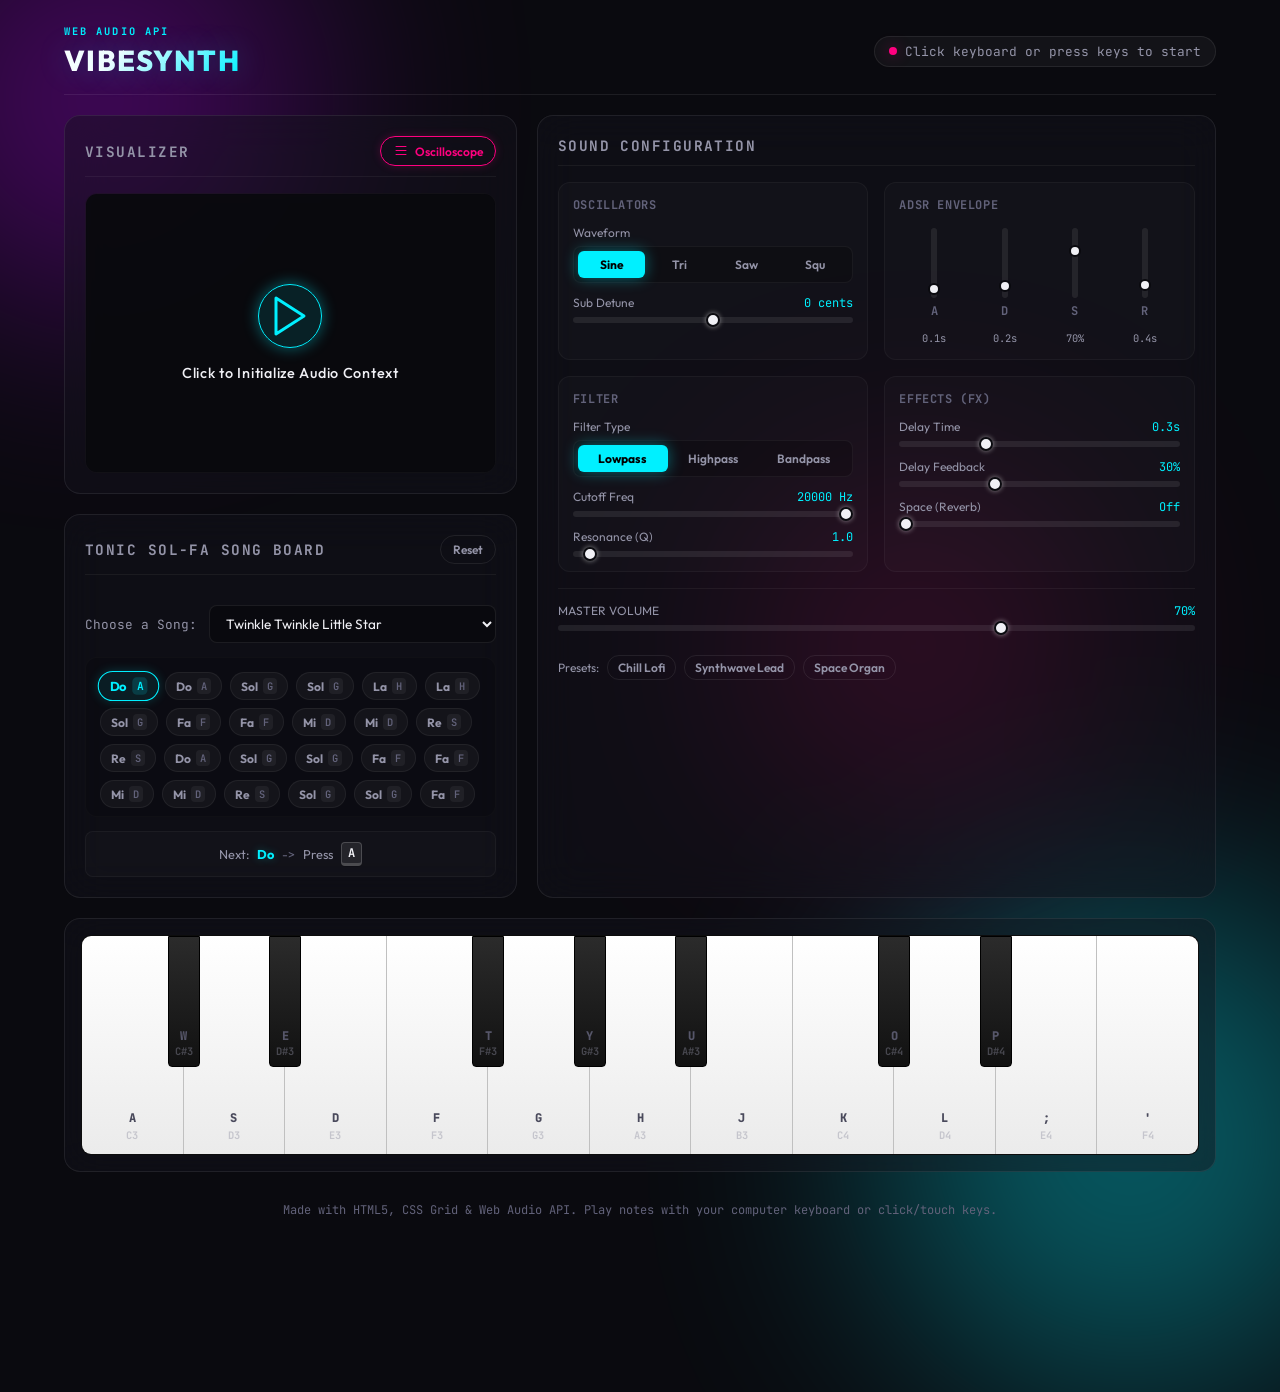
<file: index.html>
<!DOCTYPE html>
<html lang="en">
<head>
    <meta charset="UTF-8">
    <meta name="viewport" content="width=device-width, initial-scale=1.0">
    <title>VIBESYNTH - Premium Web Synthesizer & Visualizer</title>
    <meta name="description" content="A gorgeous, interactive glassmorphic web synthesizer and audio visualizer powered by the Web Audio API. Play, tweak settings, and vibe to the visuals.">
    
    <!-- Google Fonts -->
    <link rel="preconnect" href="https://fonts.googleapis.com">
    <link rel="preconnect" href="https://fonts.gstatic.com" crossorigin>
    <link href="https://fonts.googleapis.com/css2?family=Outfit:wght@300;400;600;800&family=JetBrains+Mono:wght@400;500;700&display=swap" rel="stylesheet">
    
    <!-- Stylesheet -->
    <link rel="stylesheet" href="style.css">
</head>
<body>
    <!-- Background glow elements for rich aesthetic atmosphere -->
    <div class="bg-glow bg-glow-1"></div>
    <div class="bg-glow bg-glow-2"></div>
    <div class="bg-glow bg-glow-3"></div>

    <div class="app-container">
        <!-- Header -->
        <header class="app-header">
            <div class="logo-area">
                <span class="logo-badge">WEB AUDIO API</span>
                <h1 class="logo-title">VIBESYNTH</h1>
            </div>
            <div class="header-status">
                <span class="status-indicator"></span>
                <span class="status-text" id="status-text">Click keyboard or press keys to start</span>
            </div>
        </header>

        <!-- Main Workspace -->
        <main class="synth-workspace">
            
            <div class="synth-left-col">
                <!-- Audio Visualizer Dashboard (Left) -->
                <section class="visualizer-panel glass-panel">
                    <div class="panel-header">
                        <h2>VISUALIZER</h2>
                        <div class="visualizer-controls">
                            <button id="btn-viz-mode" class="control-btn active" title="Switch Visualization Mode">
                                <svg xmlns="http://www.w3.org/2000/svg" width="16" height="16" fill="currentColor" viewBox="0 0 16 16">
                                    <path d="M2.5 11.5A.5.5 0 0 1 3 11h10a.5.5 0 0 1 0 1H3a.5.5 0 0 1-.5-.5zm0-4A.5.5 0 0 1 3 7h10a.5.5 0 0 1 0 1H3a.5.5 0 0 1-.5-.5zm0-4A.5.5 0 0 1 3 3h10a.5.5 0 0 1 0 1H3a.5.5 0 0 1-.5-.5z"/>
                                </svg>
                                <span id="viz-mode-label">Oscilloscope</span>
                            </button>
                        </div>
                    </div>
                    <div class="canvas-container">
                        <canvas id="visualizer-canvas"></canvas>
                        <div id="interaction-prompt" class="interaction-prompt">
                            <div class="play-icon-glow">
                                <svg xmlns="http://www.w3.org/2000/svg" width="48" height="48" viewBox="0 0 24 24" fill="none" stroke="currentColor" stroke-width="1.5" stroke-linecap="round" stroke-linejoin="round">
                                    <polygon points="5 3 19 12 5 21 5 3"></polygon>
                                </svg>
                            </div>
                            <p>Click to Initialize Audio Context</p>
                        </div>
                    </div>
                </section>

                <!-- Tonic Sol-fa Trainer Panel -->
                <section class="solfa-panel glass-panel">
                    <div class="panel-header">
                        <h2>TONIC SOL-FA SONG BOARD</h2>
                        <button id="btn-solfa-reset" class="control-btn" title="Reset Song Progress">
                            <span class="btn-text">Reset</span>
                        </button>
                    </div>
                    <div class="solfa-controls">
                        <label for="solfa-song-select">Choose a Song:</label>
                        <select id="solfa-song-select" class="custom-select">
                            <option value="twinkle">Twinkle Twinkle Little Star</option>
                            <option value="mary">Mary Had a Little Lamb</option>
                            <option value="do-re-mi">Do-Re-Mi (Sound of Music)</option>
                            <option value="ode">Ode to Joy</option>
                        </select>
                    </div>
                    <div class="solfa-song-display" id="solfa-song-display">
                        <!-- Notes will be dynamically populated here -->
                    </div>
                    <div class="solfa-hint-bar" id="solfa-hint-bar">
                        Next: <span id="next-solfa-hint" class="hint-solfa">-</span> <span class="hint-connector">-></span> Press <span id="next-key-hint" class="hint-key">-</span>
                    </div>
                </section>
            </div>

            <!-- Control Controls Panel (Right) -->
            <section class="synth-controls glass-panel">
                <div class="panel-header">
                    <h2>SOUND CONFIGURATION</h2>
                </div>

                <div class="control-grid">
                    <!-- OSCILLATOR SECTION -->
                    <div class="control-card">
                        <h3>OSCILLATORS</h3>
                        <div class="control-group">
                            <label>Waveform</label>
                            <div class="osc-selector">
                                <button class="osc-btn active" data-type="sine" title="Sine Wave">Sine</button>
                                <button class="osc-btn" data-type="triangle" title="Triangle Wave">Tri</button>
                                <button class="osc-btn" data-type="sawtooth" title="Sawtooth Wave">Saw</button>
                                <button class="osc-btn" data-type="square" title="Square Wave">Squ</button>
                            </div>
                        </div>
                        <div class="control-group">
                            <div class="slider-header">
                                <label for="slider-detune">Sub Detune</label>
                                <span id="val-detune" class="val-display">0 cents</span>
                            </div>
                            <input type="range" id="slider-detune" min="-50" max="50" value="0" step="1" class="custom-slider">
                        </div>
                    </div>

                    <!-- ADSR ENVELOPE -->
                    <div class="control-card">
                        <h3>ADSR ENVELOPE</h3>
                        <div class="adsr-layout">
                            <div class="slider-vertical-container">
                                <input type="range" id="slider-attack" min="0" max="2" value="0.1" step="0.01" class="vertical-slider">
                                <label for="slider-attack">A</label>
                                <span id="val-attack" class="slider-val">0.1s</span>
                            </div>
                            <div class="slider-vertical-container">
                                <input type="range" id="slider-decay" min="0" max="2" value="0.2" step="0.01" class="vertical-slider">
                                <label for="slider-decay">D</label>
                                <span id="val-decay" class="slider-val">0.2s</span>
                            </div>
                            <div class="slider-vertical-container">
                                <input type="range" id="slider-sustain" min="0" max="1" value="0.7" step="0.01" class="vertical-slider">
                                <label for="slider-sustain">S</label>
                                <span id="val-sustain" class="slider-val">70%</span>
                            </div>
                            <div class="slider-vertical-container">
                                <input type="range" id="slider-release" min="0.05" max="3" value="0.4" step="0.01" class="vertical-slider">
                                <label for="slider-release">R</label>
                                <span id="val-release" class="slider-val">0.4s</span>
                            </div>
                        </div>
                    </div>

                    <!-- FILTER NODE -->
                    <div class="control-card">
                        <h3>FILTER</h3>
                        <div class="control-group">
                            <label>Filter Type</label>
                            <div class="filter-selector">
                                <button class="filter-btn active" data-type="lowpass">Lowpass</button>
                                <button class="filter-btn" data-type="highpass">Highpass</button>
                                <button class="filter-btn" data-type="bandpass">Bandpass</button>
                            </div>
                        </div>
                        <div class="control-group">
                            <div class="slider-header">
                                <label for="slider-cutoff">Cutoff Freq</label>
                                <span id="val-cutoff" class="val-display">20000 Hz</span>
                            </div>
                            <input type="range" id="slider-cutoff" min="20" max="20000" value="20000" step="10" class="custom-slider">
                        </div>
                        <div class="control-group">
                            <div class="slider-header">
                                <label for="slider-q">Resonance (Q)</label>
                                <span id="val-q" class="val-display">1.0</span>
                            </div>
                            <input type="range" id="slider-q" min="0.0001" max="25" value="1" step="0.1" class="custom-slider">
                        </div>
                    </div>

                    <!-- DELAY & REVERB -->
                    <div class="control-card">
                        <h3>EFFECTS (FX)</h3>
                        <div class="control-group">
                            <div class="slider-header">
                                <label for="slider-delay-time">Delay Time</label>
                                <span id="val-delay-time" class="val-display">0.3s</span>
                            </div>
                            <input type="range" id="slider-delay-time" min="0.0" max="1.0" value="0.3" step="0.05" class="custom-slider">
                        </div>
                        <div class="control-group">
                            <div class="slider-header">
                                <label for="slider-delay-feedback">Delay Feedback</label>
                                <span id="val-delay-feedback" class="val-display">30%</span>
                            </div>
                            <input type="range" id="slider-delay-feedback" min="0" max="0.9" value="0.3" step="0.05" class="custom-slider">
                        </div>
                        <div class="control-group">
                            <div class="slider-header">
                                <label for="slider-reverb">Space (Reverb)</label>
                                <span id="val-reverb" class="val-display">Off</span>
                            </div>
                            <input type="range" id="slider-reverb" min="0" max="0.8" value="0" step="0.05" class="custom-slider">
                        </div>
                    </div>
                </div>

                <!-- Master Controls -->
                <div class="master-panel">
                    <div class="control-group master-vol">
                        <div class="slider-header">
                            <label for="slider-master-volume">MASTER VOLUME</label>
                            <span id="val-master-volume" class="val-display">70%</span>
                        </div>
                        <input type="range" id="slider-master-volume" min="0" max="1" value="0.7" step="0.01" class="custom-slider">
                    </div>
                    <div class="quick-presets">
                        <span>Presets:</span>
                        <button class="preset-btn" id="preset-chill">Chill Lofi</button>
                        <button class="preset-btn" id="preset-synthwave">Synthwave Lead</button>
                        <button class="preset-btn" id="preset-space">Space Organ</button>
                    </div>
                </div>
            </section>
        </main>

        <!-- Piano Keyboard Container -->
        <section class="keyboard-panel glass-panel">
            <div id="piano-keyboard" class="piano-keyboard">
                <div class="piano-key white" data-note="C3" data-key="A"><span class="key-label">C3</span><span class="binding-label">A</span></div>
                <div class="piano-key black" data-note="C#3" data-key="W"><span class="key-label">C#3</span><span class="binding-label">W</span></div>
                <div class="piano-key white" data-note="D3" data-key="S"><span class="key-label">D3</span><span class="binding-label">S</span></div>
                <div class="piano-key black" data-note="D#3" data-key="E"><span class="key-label">D#3</span><span class="binding-label">E</span></div>
                <div class="piano-key white" data-note="E3" data-key="D"><span class="key-label">E3</span><span class="binding-label">D</span></div>
                <div class="piano-key white" data-note="F3" data-key="F"><span class="key-label">F3</span><span class="binding-label">F</span></div>
                <div class="piano-key black" data-note="F#3" data-key="T"><span class="key-label">F#3</span><span class="binding-label">T</span></div>
                <div class="piano-key white" data-note="G3" data-key="G"><span class="key-label">G3</span><span class="binding-label">G</span></div>
                <div class="piano-key black" data-note="G#3" data-key="Y"><span class="key-label">G#3</span><span class="binding-label">Y</span></div>
                <div class="piano-key white" data-note="A3" data-key="H"><span class="key-label">A3</span><span class="binding-label">H</span></div>
                <div class="piano-key black" data-note="A#3" data-key="U"><span class="key-label">A#3</span><span class="binding-label">U</span></div>
                <div class="piano-key white" data-note="B3" data-key="J"><span class="key-label">B3</span><span class="binding-label">J</span></div>
                
                <div class="piano-key white" data-note="C4" data-key="K"><span class="key-label">C4</span><span class="binding-label">K</span></div>
                <div class="piano-key black" data-note="C#4" data-key="O"><span class="key-label">C#4</span><span class="binding-label">O</span></div>
                <div class="piano-key white" data-note="D4" data-key="L"><span class="key-label">D4</span><span class="binding-label">L</span></div>
                <div class="piano-key black" data-note="D#4" data-key="P"><span class="key-label">D#4</span><span class="binding-label">P</span></div>
                <div class="piano-key white" data-note="E4" data-key=";"><span class="key-label">E4</span><span class="binding-label">;</span></div>
                <div class="piano-key white" data-note="F4" data-key="'"><span class="key-label">F4</span><span class="binding-label">'</span></div>
            </div>
        </section>
        
        <!-- Footer -->
        <footer class="app-footer">
            <p>Made with HTML5, CSS Grid & Web Audio API. Play notes with your computer keyboard or click/touch keys.</p>
        </footer>
    </div>

    <!-- Script file -->
    <script src="app.js"></script>
</body>
</html>
</file>
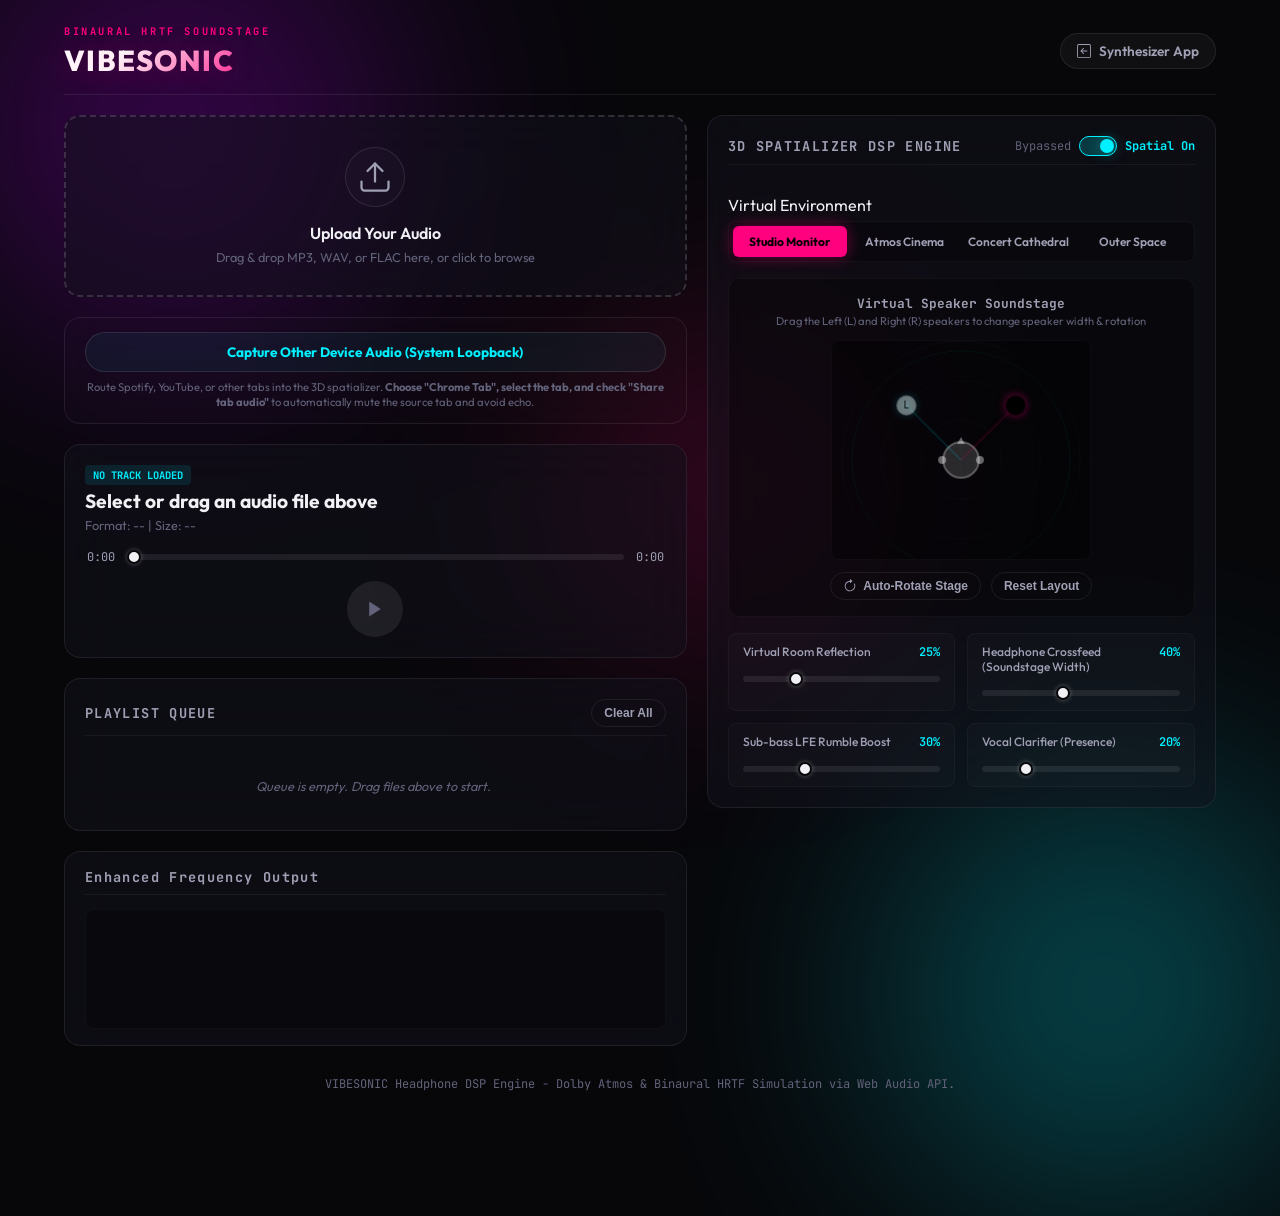
<file: player.html>
<!DOCTYPE html>
<html lang="en">
<head>
    <meta charset="UTF-8">
    <meta name="viewport" content="width=device-width, initial-scale=1.0">
    <title>VIBESONIC - 3D Headphone Spatializer & Music Player</title>
    <meta name="description" content="Experience theater-like spatial surround sound over standard headphones. Drag-and-drop your audio files and interact with virtual speakers.">
    
    <!-- Google Fonts -->
    <link rel="preconnect" href="https://fonts.googleapis.com">
    <link rel="preconnect" href="https://fonts.gstatic.com" crossorigin>
    <link href="https://fonts.googleapis.com/css2?family=Outfit:wght@300;400;600;800&family=JetBrains+Mono:wght@400;500;700&display=swap" rel="stylesheet">
    
    <!-- Stylesheet -->
    <link rel="stylesheet" href="player.css">
</head>
<body>
    <!-- Background atmospheric glows -->
    <div class="bg-glow bg-glow-1"></div>
    <div class="bg-glow bg-glow-2"></div>
    <div class="bg-glow bg-glow-3"></div>

    <div class="app-container">
        <!-- Header -->
        <header class="app-header">
            <div class="logo-area">
                <span class="logo-badge">BINAURAL HRTF SOUNDSTAGE</span>
                <h1 class="logo-title">VIBESONIC</h1>
            </div>
            <div class="header-nav">
                <a href="index.html" class="nav-link">
                    <svg xmlns="http://www.w3.org/2000/svg" width="14" height="14" fill="currentColor" viewBox="0 0 16 16">
                        <path fill-rule="evenodd" d="M15 2a1 1 0 0 0-1-1H2a1 1 0 0 0-1 1v12a1 1 0 0 0 1 1h12a1 1 0 0 0 1-1V2zM0 2a2 2 0 0 1 2-2h12a2 2 0 0 1 2 2v12a2 2 0 0 1-2 2H2a2 2 0 0 1-2-2V2zm11.5 5.5a.5.5 0 0 1 0 1H5.707l2.147 2.146a.5.5 0 0 1-.708.708l-3-3a.5.5 0 0 1 0-.708l3-3a.5.5 0 1 1 .708.708L5.707 7.5H11.5z"/>
                    </svg>
                    Synthesizer App
                </a>
            </div>
        </header>

        <!-- Main Dashboard -->
        <main class="player-workspace">
            
            <!-- Left Side: Music Source & Player Controls -->
            <section class="left-section">
                <!-- Dropzone Card -->
                <div class="dropzone-card glass-panel" id="dropzone">
                    <input type="file" id="file-input" accept="audio/*" class="file-hidden" multiple>
                    <div class="dropzone-content">
                        <div class="upload-icon-glow">
                            <svg xmlns="http://www.w3.org/2000/svg" width="36" height="36" viewBox="0 0 24 24" fill="none" stroke="currentColor" stroke-width="1.5" stroke-linecap="round" stroke-linejoin="round">
                                <path d="M21 15v4a2 2 0 0 1-2 2H5a2 2 0 0 1-2-2v-4"></path>
                                <polyline points="17 8 12 3 7 8"></polyline>
                                <line x1="12" y1="3" x2="12" y2="15"></line>
                            </svg>
                        </div>
                        <h3>Upload Your Audio</h3>
                        <p>Drag & drop MP3, WAV, or FLAC here, or click to browse</p>
                    </div>
                </div>

                <!-- Device Audio Capture Card -->
                <div class="capture-card glass-panel" id="capture-device-card">
                    <button id="btn-capture-audio" class="capture-btn">
                        <span class="pulse-indicator"></span>
                        <span class="btn-text">Capture Other Device Audio (System Loopback)</span>
                    </button>
                    <p class="capture-subtext">Route Spotify, YouTube, or other tabs into the 3D spatializer. <strong>Choose "Chrome Tab", select the tab, and check "Share tab audio"</strong> to automatically mute the source tab and avoid echo.</p>
                </div>

                <!-- Player Console Card -->
                <div class="player-console glass-panel">
                    <div class="track-info">
                        <span class="track-badge" id="track-status">NO TRACK LOADED</span>
                        <h2 class="track-title" id="track-title">Select or drag an audio file above</h2>
                        <span class="track-artist" id="track-details">Format: -- | Size: --</span>
                    </div>

                    <!-- Hidden native audio element for streaming -->
                    <audio id="audio-element" style="display:none;" crossorigin="anonymous"></audio>

                    <!-- Waveform Progress Timeline -->
                    <div class="progress-area">
                        <span class="time-stamp" id="current-time">0:00</span>
                        <input type="range" id="timeline-slider" min="0" max="100" value="0" step="0.1" class="custom-slider" disabled>
                        <span class="time-stamp" id="total-duration">0:00</span>
                    </div>

                    <!-- Audio Controls Button Group -->
                    <div class="media-controls">
                        <button id="btn-play-pause" class="play-btn" disabled>
                            <svg id="play-icon" xmlns="http://www.w3.org/2000/svg" width="20" height="20" viewBox="0 0 24 24" fill="currentColor">
                                <polygon points="5 3 19 12 5 21 5 3"></polygon>
                            </svg>
                            <svg id="pause-icon" xmlns="http://www.w3.org/2000/svg" width="20" height="20" viewBox="0 0 24 24" fill="currentColor" style="display:none;">
                                <rect x="6" y="4" width="4" height="16"></rect>
                                <rect x="14" y="4" width="4" height="16"></rect>
                            </svg>
                        </button>
                    </div>
                </div>

                <!-- Playlist Queue Card -->
                <div class="playlist-card glass-panel">
                    <div class="panel-header">
                        <h2>PLAYLIST QUEUE</h2>
                        <button id="btn-clear-playlist" class="control-btn" title="Clear all tracks">Clear All</button>
                    </div>
                    <div class="playlist-queue" id="playlist-queue-container">
                        <div class="playlist-empty-state">Queue is empty. Drag files above to start.</div>
                    </div>
                </div>
                
                <!-- Output Visualizer Waveform -->
                <div class="visualizer-card glass-panel">
                    <div class="panel-header">
                        <h2>Enhanced Frequency Output</h2>
                    </div>
                    <div class="canvas-container">
                        <canvas id="output-canvas"></canvas>
                    </div>
                </div>
            </section>

            <!-- Right Side: Spatialization / Surround Engine -->
            <section class="right-section">
                <div class="spatial-dashboard glass-panel">
                    <div class="panel-header">
                        <h2>3D SPATIALIZER DSP ENGINE</h2>
                        <div class="bypass-toggle">
                            <span class="toggle-label">Bypassed</span>
                            <button id="btn-spatial-toggle" class="spatial-toggle-btn active" title="Toggle Spatial Enhancement">
                                <span class="toggle-dot"></span>
                            </button>
                            <span class="toggle-label active">Spatial On</span>
                        </div>
                    </div>

                    <!-- Room Preset Selection -->
                    <div class="control-group">
                        <label>Virtual Environment</label>
                        <div class="preset-selector">
                            <button class="preset-btn active" data-preset="studio">Studio Monitor</button>
                            <button class="preset-btn" data-preset="cinema">Atmos Cinema</button>
                            <button class="preset-btn" data-preset="cathedral">Concert Cathedral</button>
                            <button class="preset-btn" data-preset="outerspace">Outer Space</button>
                        </div>
                    </div>

                    <!-- Speaker Radar Grid -->
                    <div class="radar-container">
                        <div class="radar-header">
                            <h3>Virtual Speaker Soundstage</h3>
                            <p>Drag the Left (L) and Right (R) speakers to change speaker width & rotation</p>
                        </div>
                        <div class="radar-canvas-wrapper">
                            <canvas id="radar-canvas"></canvas>
                        </div>
                        <div class="radar-controls">
                            <button id="btn-auto-orbit" class="control-btn">
                                <svg xmlns="http://www.w3.org/2000/svg" width="14" height="14" fill="currentColor" viewBox="0 0 16 16">
                                    <path fill-rule="evenodd" d="M8 3a5 5 0 1 0 4.546 2.914.5.5 0 0 1 .908-.417A6 6 0 1 1 8 2v1z"/>
                                    <path d="M8 4.466V.534a.25.25 0 0 1 .41-.192l2.36 1.966c.12.1.12.284 0 .384L8.41 4.658A.25.25 0 0 1 8 4.466z"/>
                                </svg>
                                Auto-Rotate Stage
                            </button>
                            <button id="btn-reset-speakers" class="control-btn">Reset Layout</button>
                        </div>
                    </div>

                    <!-- DSP Sliders Grid -->
                    <div class="dsp-sliders">
                        
                        <!-- Room Reverberation Wetness -->
                        <div class="control-card">
                            <div class="slider-header">
                                <label for="slider-room-wet">Virtual Room Reflection</label>
                                <span id="val-room-wet" class="val-display">25%</span>
                            </div>
                            <input type="range" id="slider-room-wet" min="0" max="1" value="0.25" step="0.05" class="custom-slider">
                        </div>

                        <!-- Binaural Crossfeed Level -->
                        <div class="control-card">
                            <div class="slider-header">
                                <label for="slider-crossfeed">Headphone Crossfeed (Soundstage Width)</label>
                                <span id="val-crossfeed" class="val-display">40%</span>
                            </div>
                            <input type="range" id="slider-crossfeed" min="0" max="1" value="0.4" step="0.05" class="custom-slider">
                        </div>

                        <!-- Subwoofer Bass Boost (Crossover channel) -->
                        <div class="control-card">
                            <div class="slider-header">
                                <label for="slider-bass-boost">Sub-bass LFE Rumble Boost</label>
                                <span id="val-bass-boost" class="val-display">30%</span>
                            </div>
                            <input type="range" id="slider-bass-boost" min="0" max="1" value="0.3" step="0.05" class="custom-slider">
                        </div>

                        <!-- Dialogue/Vocal Clarifier -->
                        <div class="control-card">
                            <div class="slider-header">
                                <label for="slider-vocal-clarity">Vocal Clarifier (Presence)</label>
                                <span id="val-vocal-clarity" class="val-display">20%</span>
                            </div>
                            <input type="range" id="slider-vocal-clarity" min="0" max="1" value="0.2" step="0.05" class="custom-slider">
                        </div>

                    </div>
                </div>
            </section>
        </main>

        <!-- Footer -->
        <footer class="app-footer">
            <p>VIBESONIC Headphone DSP Engine - Dolby Atmos & Binaural HRTF Simulation via Web Audio API.</p>
        </footer>
    </div>

    <!-- Script file -->
    <script src="player.js"></script>
</body>
</html>
</file>
<file: style.css>
/* -------------------------------------------------------------
 * VIBESYNTH - Style System
 * ------------------------------------------------------------- */

/* Design Tokens & Theme Setup */
:root {
    --bg-dark: #0a0a0f;
    --bg-panel: rgba(20, 20, 30, 0.45);
    --border-glass: rgba(255, 255, 255, 0.08);
    --border-glass-active: rgba(255, 255, 255, 0.2);
    
    --text-primary: #f0f0f5;
    --text-secondary: #9494a8;
    --text-muted: #62627a;
    
    /* Neon glow colors */
    --cyan-glow: #00f0ff;
    --pink-glow: #ff007f;
    --purple-glow: #bd00ff;
    
    --glow-shadow-cyan: 0 0 15px rgba(0, 240, 255, 0.4);
    --glow-shadow-pink: 0 0 15px rgba(255, 0, 127, 0.4);
    --glow-shadow-purple: 0 0 15px rgba(189, 0, 255, 0.4);
    
    --font-sans: 'Outfit', -apple-system, BlinkMacSystemFont, "Segoe UI", Roboto, sans-serif;
    --font-mono: 'JetBrains Mono', monospace;
    
    --transition-smooth: all 0.3s cubic-bezier(0.25, 0.8, 0.25, 1);
    --transition-fast: all 0.1s ease;
}

/* Reset & Global */
* {
    box-sizing: border-box;
    margin: 0;
    padding: 0;
}

body {
    background-color: var(--bg-dark);
    color: var(--text-primary);
    font-family: var(--font-sans);
    min-height: 100vh;
    overflow-x: hidden;
    position: relative;
    display: flex;
    justify-content: center;
    align-items: center;
}

/* Ambient Background Glows */
.bg-glow {
    position: absolute;
    border-radius: 50%;
    filter: blur(120px);
    z-index: 0;
    opacity: 0.35;
    pointer-events: none;
    animation: floatGlow 12s infinite alternate ease-in-out;
}

.bg-glow-1 {
    width: 400px;
    height: 400px;
    background: var(--purple-glow);
    top: -100px;
    left: -100px;
}

.bg-glow-2 {
    width: 500px;
    height: 500px;
    background: var(--cyan-glow);
    bottom: -150px;
    right: -100px;
    animation-delay: -4s;
}

.bg-glow-3 {
    width: 300px;
    height: 300px;
    background: var(--pink-glow);
    top: 40%;
    left: 60%;
    animation-delay: -8s;
}

@keyframes floatGlow {
    0% {
        transform: translate(0, 0) scale(1);
    }
    100% {
        transform: translate(40px, 30px) scale(1.15);
    }
}

/* App Container Layout */
.app-container {
    width: 100%;
    max-width: 1200px;
    padding: 24px;
    display: flex;
    flex-direction: column;
    gap: 20px;
    z-index: 1;
}

/* Glassmorphism Panel base */
.glass-panel {
    background: var(--bg-panel);
    backdrop-filter: blur(20px);
    -webkit-backdrop-filter: blur(20px);
    border: 1px solid var(--border-glass);
    border-radius: 16px;
    padding: 20px;
    transition: var(--transition-smooth);
}

.glass-panel:hover {
    border-color: rgba(255, 255, 255, 0.12);
    box-shadow: 0 8px 32px 0 rgba(0, 0, 0, 0.3);
}

/* Header */
.app-header {
    display: flex;
    justify-content: space-between;
    align-items: center;
    border-bottom: 1px solid var(--border-glass);
    padding-bottom: 16px;
}

.logo-area {
    display: flex;
    flex-direction: column;
    gap: 4px;
}

.logo-badge {
    font-size: 0.65rem;
    font-family: var(--font-mono);
    color: var(--cyan-glow);
    letter-spacing: 0.2em;
    font-weight: 700;
}

.logo-title {
    font-size: 1.8rem;
    font-weight: 800;
    letter-spacing: 0.05em;
    background: linear-gradient(135deg, #fff 30%, var(--cyan-glow) 100%);
    -webkit-background-clip: text;
    -webkit-text-fill-color: transparent;
    text-shadow: 0 0 30px rgba(0, 240, 255, 0.25);
}

.header-status {
    display: flex;
    align-items: center;
    gap: 8px;
    background: rgba(255, 255, 255, 0.04);
    padding: 6px 14px;
    border-radius: 20px;
    border: 1px solid var(--border-glass);
}

.status-indicator {
    width: 8px;
    height: 8px;
    background-color: var(--pink-glow);
    border-radius: 50%;
    box-shadow: var(--glow-shadow-pink);
    animation: pulseGlow 2s infinite;
}

.status-indicator.ready {
    background-color: var(--cyan-glow);
    box-shadow: var(--glow-shadow-cyan);
}

.status-text {
    font-size: 0.8rem;
    font-family: var(--font-mono);
    color: var(--text-secondary);
}

@keyframes pulseGlow {
    0%, 100% { opacity: 0.6; }
    50% { opacity: 1; }
}

/* Main Workspace */
.synth-workspace {
    display: grid;
    grid-template-columns: 1.2fr 1.8fr;
    gap: 20px;
}

@media (max-width: 900px) {
    .synth-workspace {
        grid-template-columns: 1fr;
    }
}

/* Panel Header styling */
.panel-header {
    display: flex;
    justify-content: space-between;
    align-items: center;
    margin-bottom: 16px;
    border-bottom: 1px solid rgba(255, 255, 255, 0.05);
    padding-bottom: 10px;
}

.panel-header h2 {
    font-size: 0.9rem;
    font-weight: 700;
    color: var(--text-secondary);
    letter-spacing: 0.1em;
    font-family: var(--font-mono);
}

/* Visualizer Canvas Area */
.canvas-container {
    position: relative;
    width: 100%;
    height: 280px;
    background: rgba(0, 0, 0, 0.3);
    border-radius: 12px;
    border: 1px solid rgba(255, 255, 255, 0.03);
    overflow: hidden;
}

#visualizer-canvas {
    width: 100%;
    height: 100%;
    display: block;
}

.interaction-prompt {
    position: absolute;
    inset: 0;
    background: rgba(10, 10, 15, 0.85);
    backdrop-filter: blur(4px);
    display: flex;
    flex-direction: column;
    justify-content: center;
    align-items: center;
    gap: 16px;
    cursor: pointer;
    z-index: 10;
    transition: var(--transition-smooth);
}

.interaction-prompt p {
    font-size: 0.9rem;
    color: var(--text-primary);
    font-weight: 500;
    letter-spacing: 0.05em;
}

.play-icon-glow {
    width: 64px;
    height: 64px;
    border-radius: 50%;
    background: rgba(0, 240, 255, 0.1);
    border: 1px solid var(--cyan-glow);
    display: flex;
    justify-content: center;
    align-items: center;
    color: var(--cyan-glow);
    box-shadow: var(--glow-shadow-cyan);
    transition: var(--transition-smooth);
}

.interaction-prompt:hover .play-icon-glow {
    transform: scale(1.1);
    background: rgba(0, 240, 255, 0.2);
    box-shadow: 0 0 25px var(--cyan-glow);
}

/* Control Elements Grid */
.control-grid {
    display: grid;
    grid-template-columns: 1fr 1fr;
    gap: 16px;
}

@media (max-width: 600px) {
    .control-grid {
        grid-template-columns: 1fr;
    }
}

.control-card {
    background: rgba(255, 255, 255, 0.02);
    border: 1px solid rgba(255, 255, 255, 0.04);
    border-radius: 12px;
    padding: 14px;
}

.control-card h3 {
    font-size: 0.75rem;
    font-weight: 700;
    color: var(--text-muted);
    font-family: var(--font-mono);
    letter-spacing: 0.05em;
    margin-bottom: 12px;
}

.control-group {
    display: flex;
    flex-direction: column;
    gap: 6px;
    margin-bottom: 12px;
}

.control-group:last-child {
    margin-bottom: 0;
}

.control-group label {
    font-size: 0.75rem;
    color: var(--text-secondary);
}

/* Selectors (OSC & Filter buttons) */
.osc-selector, .filter-selector {
    display: grid;
    grid-template-columns: repeat(4, 1fr);
    background: rgba(0, 0, 0, 0.2);
    padding: 4px;
    border-radius: 8px;
    border: 1px solid rgba(255, 255, 255, 0.05);
}

.filter-selector {
    grid-template-columns: repeat(3, 1fr);
}

.osc-btn, .filter-btn, .control-btn, .preset-btn {
    background: transparent;
    border: none;
    color: var(--text-secondary);
    padding: 6px 4px;
    font-size: 0.75rem;
    font-weight: 600;
    font-family: var(--font-sans);
    border-radius: 6px;
    cursor: pointer;
    transition: var(--transition-fast);
}

.osc-btn:hover, .filter-btn:hover, .preset-btn:hover {
    color: var(--text-primary);
    background: rgba(255, 255, 255, 0.03);
}

.osc-btn.active, .filter-btn.active, .preset-btn.active {
    color: #000;
    background: var(--cyan-glow);
    font-weight: 700;
    box-shadow: var(--glow-shadow-cyan);
}

/* Control Button (Visualizer Mode) */
.control-btn {
    display: flex;
    align-items: center;
    gap: 6px;
    padding: 6px 12px;
    border: 1px solid var(--border-glass);
    border-radius: 20px;
    color: var(--text-secondary);
}

.control-btn:hover {
    color: var(--text-primary);
    background: rgba(255, 255, 255, 0.05);
}

.control-btn.active {
    border-color: var(--pink-glow);
    color: var(--pink-glow);
    box-shadow: 0 0 10px rgba(255, 0, 127, 0.2);
}

/* Sliders */
.slider-header {
    display: flex;
    justify-content: space-between;
    font-size: 0.75rem;
    color: var(--text-secondary);
}

.val-display {
    font-family: var(--font-mono);
    color: var(--cyan-glow);
}

.custom-slider {
    -webkit-appearance: none;
    width: 100%;
    height: 6px;
    background: rgba(255, 255, 255, 0.08);
    border-radius: 3px;
    outline: none;
}

.custom-slider::-webkit-slider-thumb {
    -webkit-appearance: none;
    width: 14px;
    height: 14px;
    border-radius: 50%;
    background: var(--text-primary);
    cursor: pointer;
    border: 2px solid var(--bg-dark);
    box-shadow: 0 0 5px rgba(255, 255, 255, 0.5);
    transition: var(--transition-fast);
}

.custom-slider::-webkit-slider-thumb:hover {
    background: var(--cyan-glow);
    transform: scale(1.15);
    box-shadow: var(--glow-shadow-cyan);
}

/* ADSR Layout (Vertical sliders) */
.adsr-layout {
    display: grid;
    grid-template-columns: repeat(4, 1fr);
    height: 120px;
    justify-items: center;
    padding-top: 10px;
}

.slider-vertical-container {
    display: flex;
    flex-direction: column;
    align-items: center;
    justify-content: space-between;
    height: 100%;
    width: 100%;
}

.vertical-slider {
    -webkit-appearance: none;
    writing-mode: bt-lr; /* IE */
    transform: rotate(-90deg);
    width: 70px;
    height: 6px;
    background: rgba(255, 255, 255, 0.08);
    border-radius: 3px;
    outline: none;
    margin-bottom: 25px;
    margin-top: 25px;
}

.vertical-slider::-webkit-slider-thumb {
    -webkit-appearance: none;
    width: 12px;
    height: 12px;
    border-radius: 50%;
    background: var(--text-primary);
    cursor: pointer;
    border: 2px solid var(--bg-dark);
}

.vertical-slider::-webkit-slider-thumb:hover {
    background: var(--pink-glow);
    box-shadow: var(--glow-shadow-pink);
}

.slider-vertical-container label {
    font-size: 0.75rem;
    font-weight: 700;
    font-family: var(--font-mono);
    color: var(--text-muted);
}

.slider-val {
    font-size: 0.65rem;
    font-family: var(--font-mono);
    color: var(--text-secondary);
}

/* Master controls and presets */
.master-panel {
    margin-top: 16px;
    padding-top: 14px;
    border-top: 1px solid rgba(255, 255, 255, 0.05);
    display: flex;
    flex-direction: column;
    gap: 12px;
}

.master-vol {
    width: 100%;
}

.quick-presets {
    display: flex;
    align-items: center;
    gap: 8px;
    font-size: 0.75rem;
    color: var(--text-secondary);
}

.preset-btn {
    border: 1px solid var(--border-glass);
    padding: 4px 10px;
    border-radius: 12px;
}

/* Piano Keyboard Panel */
.keyboard-panel {
    padding: 16px;
}

.piano-keyboard {
    position: relative;
    display: flex;
    width: 100%;
    height: 220px;
    background: #000;
    border-radius: 10px;
    overflow: hidden;
    border: 1px solid rgba(255, 255, 255, 0.05);
    user-select: none;
}

.piano-key {
    position: relative;
    cursor: pointer;
    transition: background-color 0.1s ease, border-color 0.1s ease, box-shadow 0.1s ease;
}

.piano-key.white {
    flex: 1;
    background: linear-gradient(to bottom, #ffffff 0%, #ebebeb 100%);
    border-right: 1px solid #c0c0c0;
    height: 100%;
    z-index: 1;
}

.piano-key.white:last-child {
    border-right: none;
}

.piano-key.black {
    width: 32px;
    height: 60%;
    background: linear-gradient(to bottom, #2b2b2b 0%, #111111 100%);
    border: 1px solid #000;
    border-radius: 0 0 4px 4px;
    z-index: 2;
    /* Slide overlapping white keys */
    margin-left: -16px;
    margin-right: -16px;
}

/* Piano Key Labels */
.key-label {
    position: absolute;
    bottom: 12px;
    left: 50%;
    transform: translateX(-50%);
    font-size: 0.65rem;
    font-weight: 700;
    font-family: var(--font-mono);
    color: #8c8c9e;
    pointer-events: none;
    opacity: 0.4;
    transition: var(--transition-fast);
}

.binding-label {
    position: absolute;
    bottom: 28px;
    left: 50%;
    transform: translateX(-50%);
    font-size: 0.75rem;
    font-weight: 800;
    font-family: var(--font-mono);
    color: #4a4a5c;
    pointer-events: none;
    transition: var(--transition-fast);
}

.piano-key.black .key-label {
    color: #9494a8;
    bottom: 8px;
}

.piano-key.black .binding-label {
    color: #57576a;
    bottom: 22px;
}

/* Interactive States */
.piano-key.white:hover {
    background: linear-gradient(to bottom, #ffffff 0%, #f5f5fa 100%);
}

.piano-key.black:hover {
    background: linear-gradient(to bottom, #3b3b4c 0%, #1a1a24 100%);
}

/* Active Keypress states */
.piano-key.white.active {
    background: linear-gradient(to bottom, #e1f5fe 0%, var(--cyan-glow) 100%);
    border-color: var(--cyan-glow);
    box-shadow: inset 0 -10px 20px rgba(0, 240, 255, 0.3), 0 4px 10px rgba(0, 240, 255, 0.2);
}

.piano-key.black.active {
    background: linear-gradient(to bottom, #4a154b 0%, var(--pink-glow) 100%);
    border-color: var(--pink-glow);
    box-shadow: inset 0 -5px 10px rgba(255, 0, 127, 0.5), 0 4px 10px rgba(255, 0, 127, 0.3);
}

.piano-key.active .binding-label, .piano-key.active .key-label {
    color: #000;
    opacity: 0.8;
}

.piano-key.black.active .binding-label, .piano-key.black.active .key-label {
    color: #fff;
    opacity: 0.9;
}

/* -------------------------------------------------------------
 * Tonic Sol-fa Song Board & Left Column Stacking
 * ------------------------------------------------------------- */
.synth-left-col {
    display: flex;
    flex-direction: column;
    gap: 20px;
}

.solfa-panel {
    display: flex;
    flex-direction: column;
    gap: 14px;
}

.solfa-controls {
    display: flex;
    align-items: center;
    gap: 12px;
}

.solfa-controls label {
    font-size: 0.8rem;
    color: var(--text-secondary);
    font-family: var(--font-mono);
}

.custom-select {
    flex: 1;
    background: rgba(0, 0, 0, 0.3);
    border: 1px solid var(--border-glass);
    border-radius: 8px;
    color: var(--text-primary);
    padding: 8px 12px;
    font-family: var(--font-sans);
    font-size: 0.85rem;
    outline: none;
    cursor: pointer;
    transition: var(--transition-smooth);
}

.custom-select:focus {
    border-color: var(--cyan-glow);
    box-shadow: 0 0 10px rgba(0, 240, 255, 0.15);
}

.custom-select option {
    background-color: var(--bg-dark);
    color: var(--text-primary);
}

.solfa-song-display {
    display: flex;
    flex-wrap: wrap;
    gap: 8px;
    min-height: 120px;
    max-height: 160px;
    overflow-y: auto;
    background: rgba(0, 0, 0, 0.15);
    border-radius: 12px;
    border: 1px solid rgba(255, 255, 255, 0.02);
    padding: 14px;
    align-content: flex-start;
}

/* Custom Scrollbar for Song Display */
.solfa-song-display::-webkit-scrollbar {
    width: 6px;
}
.solfa-song-display::-webkit-scrollbar-track {
    background: rgba(0, 0, 0, 0.1);
    border-radius: 3px;
}
.solfa-song-display::-webkit-scrollbar-thumb {
    background: rgba(255, 255, 255, 0.15);
    border-radius: 3px;
}

.solfa-note-bubble {
    font-size: 0.75rem;
    font-family: var(--font-sans);
    font-weight: 600;
    color: var(--text-secondary);
    background: rgba(255, 255, 255, 0.04);
    border: 1px solid rgba(255, 255, 255, 0.06);
    padding: 5px 10px;
    border-radius: 16px;
    display: flex;
    align-items: center;
    gap: 5px;
    user-select: none;
    transition: var(--transition-smooth);
}

.solfa-note-bubble .solfa-syllable {
    font-weight: 700;
}

.solfa-note-bubble .solfa-binding {
    font-family: var(--font-mono);
    color: var(--text-muted);
    font-size: 0.65rem;
    background: rgba(255, 255, 255, 0.05);
    padding: 1px 4px;
    border-radius: 4px;
}

/* States */
.solfa-note-bubble.completed {
    opacity: 0.35;
    background: rgba(255, 255, 255, 0.01);
    border-color: transparent;
    transform: scale(0.95);
}

.solfa-note-bubble.active {
    color: var(--cyan-glow);
    background: rgba(0, 240, 255, 0.08);
    border-color: var(--cyan-glow);
    box-shadow: 0 0 10px rgba(0, 240, 255, 0.2);
    transform: scale(1.08);
}

.solfa-note-bubble.active .solfa-binding {
    color: var(--cyan-glow);
    background: rgba(0, 240, 255, 0.15);
}

.solfa-hint-bar {
    font-size: 0.8rem;
    color: var(--text-secondary);
    background: rgba(255, 255, 255, 0.02);
    border: 1px solid rgba(255, 255, 255, 0.04);
    padding: 10px 14px;
    border-radius: 8px;
    display: flex;
    justify-content: center;
    align-items: center;
    gap: 8px;
}

.hint-solfa {
    font-weight: 700;
    color: var(--cyan-glow);
    text-shadow: 0 0 8px rgba(0, 240, 255, 0.3);
}

.hint-key {
    padding: 2px 6px;
    border: 1px solid rgba(255, 255, 255, 0.18);
    border-bottom-width: 3px;
    border-radius: 4px;
    background: rgba(255, 255, 255, 0.08);
    font-family: var(--font-mono);
    font-weight: 700;
    color: var(--text-primary);
    font-size: 0.75rem;
    box-shadow: 0 1px 0 rgba(0, 0, 0, 0.2);
}

.hint-connector {
    color: var(--text-muted);
}

/* Footer styling */
.app-footer {
    text-align: center;
    font-size: 0.75rem;
    color: var(--text-muted);
    font-family: var(--font-mono);
    margin-top: 10px;
}
</file>
<file: player.css>
/* -------------------------------------------------------------
 * VIBESONIC - Style System
 * ------------------------------------------------------------- */

:root {
    --bg-dark: #07070a;
    --bg-panel: rgba(18, 18, 28, 0.5);
    --border-glass: rgba(255, 255, 255, 0.08);
    --border-glass-active: rgba(255, 255, 255, 0.2);
    
    --text-primary: #f0f0f5;
    --text-secondary: #a0a0b5;
    --text-muted: #62627a;
    
    /* Neon glow colors */
    --cyan-glow: #00f0ff;
    --pink-glow: #ff007f;
    --purple-glow: #bd00ff;
    --green-glow: #39ff14;
    
    --glow-shadow-cyan: 0 0 15px rgba(0, 240, 255, 0.4);
    --glow-shadow-pink: 0 0 15px rgba(255, 0, 127, 0.4);
    --glow-shadow-purple: 0 0 15px rgba(189, 0, 255, 0.4);
    
    --font-sans: 'Outfit', -apple-system, BlinkMacSystemFont, "Segoe UI", Roboto, sans-serif;
    --font-mono: 'JetBrains Mono', monospace;
    
    --transition-smooth: all 0.3s cubic-bezier(0.25, 0.8, 0.25, 1);
    --transition-fast: all 0.1s ease;
}

/* Reset & Global */
* {
    box-sizing: border-box;
    margin: 0;
    padding: 0;
}

body {
    background-color: var(--bg-dark);
    color: var(--text-primary);
    font-family: var(--font-sans);
    min-height: 100vh;
    overflow-x: hidden;
    position: relative;
    display: flex;
    justify-content: center;
    align-items: center;
}

/* Background glows */
.bg-glow {
    position: absolute;
    border-radius: 50%;
    filter: blur(120px);
    z-index: 0;
    opacity: 0.25;
    pointer-events: none;
    animation: floatGlow 14s infinite alternate ease-in-out;
}

.bg-glow-1 {
    width: 450px;
    height: 450px;
    background: var(--purple-glow);
    top: -100px;
    left: -50px;
}

.bg-glow-2 {
    width: 450px;
    height: 450px;
    background: var(--cyan-glow);
    bottom: -100px;
    right: -50px;
    animation-delay: -5s;
}

.bg-glow-3 {
    width: 300px;
    height: 300px;
    background: var(--pink-glow);
    top: 30%;
    left: 45%;
    animation-delay: -10s;
}

@keyframes floatGlow {
    0% { transform: translate(0, 0) scale(1); }
    100% { transform: translate(50px, 45px) scale(1.15); }
}

/* Layout container */
.app-container {
    width: 100%;
    max-width: 1200px;
    padding: 24px;
    display: flex;
    flex-direction: column;
    gap: 20px;
    z-index: 1;
}

/* Glassmorphism Panel base */
.glass-panel {
    background: var(--bg-panel);
    backdrop-filter: blur(25px);
    -webkit-backdrop-filter: blur(25px);
    border: 1px solid var(--border-glass);
    border-radius: 16px;
    padding: 20px;
    transition: var(--transition-smooth);
}

.glass-panel:hover {
    border-color: rgba(255, 255, 255, 0.12);
    box-shadow: 0 10px 40px 0 rgba(0, 0, 0, 0.4);
}

/* Header */
.app-header {
    display: flex;
    justify-content: space-between;
    align-items: center;
    border-bottom: 1px solid var(--border-glass);
    padding-bottom: 16px;
}

.logo-area {
    display: flex;
    flex-direction: column;
    gap: 4px;
}

.logo-badge {
    font-size: 0.65rem;
    font-family: var(--font-mono);
    color: var(--pink-glow);
    letter-spacing: 0.25em;
    font-weight: 700;
}

.logo-title {
    font-size: 1.8rem;
    font-weight: 800;
    letter-spacing: 0.05em;
    background: linear-gradient(135deg, #fff 30%, var(--pink-glow) 100%);
    -webkit-background-clip: text;
    -webkit-text-fill-color: transparent;
    text-shadow: 0 0 30px rgba(255, 0, 127, 0.25);
}

.header-nav {
    display: flex;
    align-items: center;
}

.nav-link {
    display: flex;
    align-items: center;
    gap: 8px;
    color: var(--text-secondary);
    text-decoration: none;
    font-size: 0.85rem;
    font-weight: 600;
    background: rgba(255, 255, 255, 0.04);
    padding: 8px 16px;
    border-radius: 20px;
    border: 1px solid var(--border-glass);
    transition: var(--transition-smooth);
}

.nav-link:hover {
    color: var(--text-primary);
    background: rgba(255, 255, 255, 0.08);
    border-color: var(--border-glass-active);
}

/* Workspace Layout (Two Columns) */
.player-workspace {
    display: grid;
    grid-template-columns: 1.1fr 0.9fr;
    gap: 20px;
}

@media (max-width: 900px) {
    .player-workspace {
        grid-template-columns: 1fr;
    }
}

.left-section, .right-section {
    display: flex;
    flex-direction: column;
    gap: 20px;
}

/* Drag & Drop Card */
.dropzone-card {
    border: 2px dashed rgba(255, 255, 255, 0.15);
    cursor: pointer;
    text-align: center;
    position: relative;
    padding: 30px 20px;
}

.dropzone-card.dragover {
    border-color: var(--cyan-glow);
    background: rgba(0, 240, 255, 0.05);
    box-shadow: 0 0 20px rgba(0, 240, 255, 0.15);
}

.file-hidden {
    position: absolute;
    top: 0;
    left: 0;
    width: 100%;
    height: 100%;
    opacity: 0;
    cursor: pointer;
}

.upload-icon-glow {
    width: 60px;
    height: 60px;
    border-radius: 50%;
    background: rgba(255, 255, 255, 0.02);
    border: 1px solid rgba(255, 255, 255, 0.1);
    color: var(--text-secondary);
    display: flex;
    justify-content: center;
    align-items: center;
    margin: 0 auto 16px auto;
    transition: var(--transition-smooth);
}

.dropzone-card:hover .upload-icon-glow {
    color: var(--cyan-glow);
    border-color: var(--cyan-glow);
    background: rgba(0, 240, 255, 0.1);
    box-shadow: var(--glow-shadow-cyan);
    transform: translateY(-4px);
}

.dropzone-content h3 {
    font-size: 1rem;
    font-weight: 600;
    margin-bottom: 6px;
}

.dropzone-content p {
    font-size: 0.8rem;
    color: var(--text-muted);
}

/* Player Console Card */
.player-console {
    display: flex;
    flex-direction: column;
    gap: 16px;
}

.track-info {
    display: flex;
    flex-direction: column;
    gap: 4px;
}

.track-badge {
    align-self: flex-start;
    font-size: 0.65rem;
    font-family: var(--font-mono);
    color: var(--cyan-glow);
    background: rgba(0, 240, 255, 0.1);
    padding: 3px 8px;
    border-radius: 4px;
    font-weight: 700;
}

.track-title {
    font-size: 1.2rem;
    font-weight: 700;
    white-space: nowrap;
    overflow: hidden;
    text-overflow: ellipsis;
}

.track-artist {
    font-size: 0.8rem;
    color: var(--text-muted);
}

/* Playback Seek timeline progress */
.progress-area {
    display: flex;
    align-items: center;
    gap: 12px;
}

.time-stamp {
    font-size: 0.75rem;
    font-family: var(--font-mono);
    color: var(--text-secondary);
    width: 35px;
}

#current-time {
    text-align: right;
}

#total-duration {
    text-align: left;
}

/* Play Button */
.media-controls {
    display: flex;
    justify-content: center;
}

.play-btn {
    width: 56px;
    height: 56px;
    border-radius: 50%;
    background: linear-gradient(135deg, var(--cyan-glow) 0%, var(--purple-glow) 100%);
    border: none;
    color: #000;
    display: flex;
    justify-content: center;
    align-items: center;
    cursor: pointer;
    box-shadow: 0 4px 15px rgba(189, 0, 255, 0.4);
    transition: var(--transition-smooth);
}

.play-btn:hover:not(:disabled) {
    transform: scale(1.08);
    box-shadow: 0 6px 20px rgba(0, 240, 255, 0.5);
}

.play-btn:active:not(:disabled) {
    transform: scale(0.95);
}

.play-btn:disabled {
    background: rgba(255, 255, 255, 0.08);
    color: var(--text-muted);
    box-shadow: none;
    cursor: not-allowed;
}

/* Output Visualizer */
.visualizer-card {
    padding: 16px 20px;
}

.panel-header {
    display: flex;
    justify-content: space-between;
    align-items: center;
    margin-bottom: 14px;
    border-bottom: 1px solid rgba(255, 255, 255, 0.05);
    padding-bottom: 8px;
}

.panel-header h2 {
    font-size: 0.85rem;
    font-weight: 700;
    color: var(--text-secondary);
    letter-spacing: 0.1em;
    font-family: var(--font-mono);
}

.canvas-container {
    width: 100%;
    height: 120px;
    background: rgba(0, 0, 0, 0.25);
    border-radius: 8px;
    overflow: hidden;
    border: 1px solid rgba(255, 255, 255, 0.03);
}

#output-canvas {
    width: 100%;
    height: 100%;
    display: block;
}

/* Right Side: Spatial DSP */
.spatial-dashboard {
    display: flex;
    flex-direction: column;
    gap: 16px;
}

/* Bypass Toggle Switch */
.bypass-toggle {
    display: flex;
    align-items: center;
    gap: 8px;
}

.toggle-label {
    font-size: 0.75rem;
    color: var(--text-muted);
    font-family: var(--font-mono);
    transition: var(--transition-fast);
}

.toggle-label.active {
    color: var(--cyan-glow);
    font-weight: 700;
}

.spatial-toggle-btn {
    position: relative;
    width: 38px;
    height: 20px;
    background: rgba(255, 255, 255, 0.08);
    border: 1px solid var(--border-glass);
    border-radius: 10px;
    cursor: pointer;
    outline: none;
    transition: var(--transition-smooth);
}

.spatial-toggle-btn.active {
    background: rgba(0, 240, 255, 0.2);
    border-color: var(--cyan-glow);
}

.toggle-dot {
    position: absolute;
    top: 2px;
    left: 2px;
    width: 14px;
    height: 14px;
    border-radius: 50%;
    background: var(--text-secondary);
    transition: var(--transition-smooth);
}

.spatial-toggle-btn.active .toggle-dot {
    left: 20px;
    background: var(--cyan-glow);
    box-shadow: var(--glow-shadow-cyan);
}

/* Presets selector list */
.preset-selector {
    display: grid;
    grid-template-columns: repeat(4, 1fr);
    background: rgba(0, 0, 0, 0.25);
    padding: 4px;
    border-radius: 8px;
    border: 1px solid rgba(255, 255, 255, 0.04);
    margin-top: 6px;
}

.preset-btn {
    background: transparent;
    border: none;
    color: var(--text-secondary);
    padding: 8px 4px;
    font-size: 0.75rem;
    font-weight: 600;
    font-family: var(--font-sans);
    border-radius: 6px;
    cursor: pointer;
    transition: var(--transition-fast);
}

.preset-btn:hover {
    color: var(--text-primary);
}

.preset-btn.active {
    color: #000;
    background: var(--pink-glow);
    font-weight: 700;
    box-shadow: var(--glow-shadow-pink);
}

/* Virtual Soundstage Radar Grid */
.radar-container {
    background: rgba(0, 0, 0, 0.3);
    border: 1px solid rgba(255, 255, 255, 0.04);
    border-radius: 12px;
    padding: 16px;
    display: flex;
    flex-direction: column;
    align-items: center;
    gap: 12px;
}

.radar-header {
    text-align: center;
}

.radar-header h3 {
    font-size: 0.8rem;
    font-family: var(--font-mono);
    color: var(--text-secondary);
    margin-bottom: 2px;
}

.radar-header p {
    font-size: 0.7rem;
    color: var(--text-muted);
}

.radar-canvas-wrapper {
    position: relative;
    width: 260px;
    height: 220px;
    background: rgba(0, 0, 0, 0.4);
    border: 1px solid rgba(255, 255, 255, 0.03);
    border-radius: 8px;
    overflow: hidden;
}

#radar-canvas {
    width: 100%;
    height: 100%;
    display: block;
    cursor: crosshair;
}

.radar-controls {
    display: flex;
    gap: 10px;
}

.control-btn {
    background: transparent;
    border: 1px solid var(--border-glass);
    color: var(--text-secondary);
    padding: 6px 12px;
    font-size: 0.75rem;
    font-weight: 600;
    border-radius: 20px;
    cursor: pointer;
    display: flex;
    align-items: center;
    gap: 6px;
    transition: var(--transition-smooth);
}

.control-btn:hover {
    color: var(--text-primary);
    background: rgba(255, 255, 255, 0.04);
    border-color: rgba(255, 255, 255, 0.2);
}

.control-btn.active {
    border-color: var(--cyan-glow);
    color: var(--cyan-glow);
    box-shadow: 0 0 10px rgba(0, 240, 255, 0.15);
}

/* DSP Sliders Grid */
.dsp-sliders {
    display: grid;
    grid-template-columns: 1fr 1fr;
    gap: 12px;
}

@media (max-width: 600px) {
    .dsp-sliders {
        grid-template-columns: 1fr;
    }
}

.control-card {
    background: rgba(255, 255, 255, 0.02);
    border: 1px solid rgba(255, 255, 255, 0.03);
    border-radius: 8px;
    padding: 10px 14px;
}

.control-card label {
    font-size: 0.75rem;
    color: var(--text-secondary);
    font-weight: 500;
}

/* Sliders */
.slider-header {
    display: flex;
    justify-content: space-between;
    font-size: 0.75rem;
    color: var(--text-secondary);
    margin-bottom: 6px;
}

.val-display {
    font-family: var(--font-mono);
    color: var(--cyan-glow);
    font-weight: 600;
}

.custom-slider {
    -webkit-appearance: none;
    width: 100%;
    height: 6px;
    background: rgba(255, 255, 255, 0.08);
    border-radius: 3px;
    outline: none;
}

.custom-slider::-webkit-slider-thumb {
    -webkit-appearance: none;
    width: 14px;
    height: 14px;
    border-radius: 50%;
    background: var(--text-primary);
    cursor: pointer;
    border: 2px solid var(--bg-dark);
    box-shadow: 0 0 5px rgba(255, 255, 255, 0.3);
    transition: var(--transition-fast);
}

.custom-slider::-webkit-slider-thumb:hover {
    background: var(--cyan-glow);
    transform: scale(1.15);
    box-shadow: var(--glow-shadow-cyan);
}

/* -------------------------------------------------------------
 * Device Capture and Playlist Queue Additions
 * ------------------------------------------------------------- */
.capture-card {
    padding: 14px 20px;
    text-align: center;
    background: rgba(255, 255, 255, 0.01);
}

.capture-btn {
    border: 1px solid rgba(255, 255, 255, 0.1);
    background: rgba(0, 240, 255, 0.05);
    color: var(--cyan-glow);
    font-family: var(--font-sans);
    font-weight: 700;
    font-size: 0.85rem;
    padding: 10px 20px;
    border-radius: 30px;
    cursor: pointer;
    display: inline-flex;
    align-items: center;
    justify-content: center;
    gap: 8px;
    transition: var(--transition-smooth);
    width: 100%;
}

.capture-btn:hover {
    background: rgba(0, 240, 255, 0.1);
    border-color: var(--cyan-glow);
    box-shadow: var(--glow-shadow-cyan);
}

.capture-btn.active {
    background: rgba(57, 255, 20, 0.08);
    border-color: var(--green-glow);
    color: var(--green-glow);
    box-shadow: 0 0 15px rgba(57, 255, 20, 0.3);
}

.pulse-indicator {
    width: 8px;
    height: 8px;
    border-radius: 50%;
    background-color: var(--green-glow);
    display: none;
}

.capture-btn.active .pulse-indicator {
    display: inline-block;
    box-shadow: 0 0 8px var(--green-glow);
    animation: pulseGlow 1.5s infinite;
}

.capture-subtext {
    font-size: 0.7rem;
    color: var(--text-muted);
    margin-top: 8px;
    line-height: 1.3;
}

/* Playlist Card styling */
.playlist-card {
    display: flex;
    flex-direction: column;
    gap: 12px;
}

.playlist-queue {
    display: flex;
    flex-direction: column;
    gap: 6px;
    max-height: 160px;
    overflow-y: auto;
    padding-right: 4px;
}

.playlist-queue::-webkit-scrollbar {
    width: 5px;
}
.playlist-queue::-webkit-scrollbar-track {
    background: rgba(0, 0, 0, 0.1);
    border-radius: 3px;
}
.playlist-queue::-webkit-scrollbar-thumb {
    background: rgba(255, 255, 255, 0.1);
    border-radius: 3px;
}

.playlist-empty-state {
    text-align: center;
    color: var(--text-muted);
    font-size: 0.8rem;
    padding: 16px 0;
    font-style: italic;
}

.playlist-item {
    display: flex;
    align-items: center;
    justify-content: space-between;
    background: rgba(255, 255, 255, 0.02);
    border: 1px solid rgba(255, 255, 255, 0.04);
    border-radius: 8px;
    padding: 8px 12px;
    cursor: pointer;
    transition: var(--transition-fast);
}

.playlist-item:hover {
    background: rgba(255, 255, 255, 0.05);
    border-color: rgba(255, 255, 255, 0.1);
}

.playlist-item.active {
    background: rgba(189, 0, 255, 0.08);
    border-color: var(--purple-glow);
    box-shadow: 0 0 10px rgba(189, 0, 255, 0.1);
}

.playlist-item-info {
    display: flex;
    align-items: center;
    gap: 10px;
    overflow: hidden;
    flex: 1;
}

.playlist-item-index {
    font-family: var(--font-mono);
    font-size: 0.7rem;
    color: var(--text-muted);
    min-width: 14px;
}

.playlist-item-title {
    font-size: 0.8rem;
    font-weight: 600;
    color: var(--text-secondary);
    white-space: nowrap;
    overflow: hidden;
    text-overflow: ellipsis;
}

.playlist-item.active .playlist-item-title {
    color: var(--text-primary);
}

.playlist-item-badge {
    font-family: var(--font-mono);
    font-size: 0.6rem;
    color: var(--purple-glow);
    background: rgba(189, 0, 255, 0.12);
    padding: 2px 6px;
    border-radius: 4px;
    font-weight: 700;
    margin-left: 8px;
}

.playlist-item-remove {
    background: transparent;
    border: none;
    color: var(--text-muted);
    cursor: pointer;
    padding: 4px;
    border-radius: 4px;
    transition: var(--transition-fast);
    display: flex;
    align-items: center;
}

.playlist-item-remove:hover {
    color: var(--pink-glow);
    background: rgba(255, 0, 127, 0.1);
}

/* Footer */
.app-footer {
    text-align: center;
    font-size: 0.75rem;
    color: var(--text-muted);
    font-family: var(--font-mono);
    margin-top: 10px;
}
</file>
